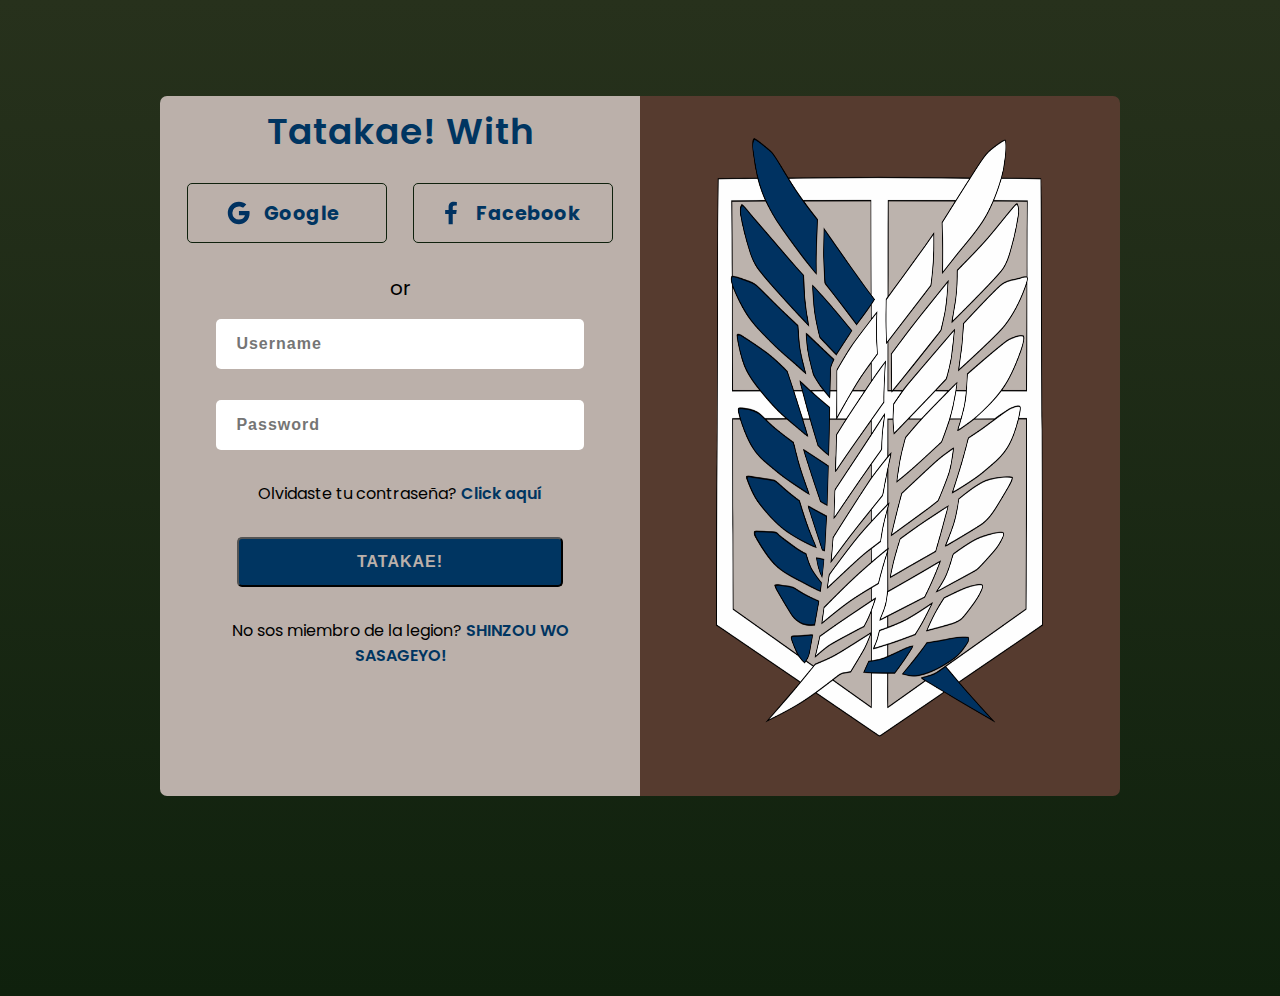
<file: HTML/LogIn.html>
<!DOCTYPE html>
<html lang="en">
<head>
    <meta charset="UTF-8">
    <meta http-equiv="X-UA-Compatible" content="IE=edge">
    <meta name="viewport" content="width=device-width, initial-scale=1.0">
    <link rel="stylesheet" href="../CSS/LogIn.css">
    <title>調査兵団 - Chōsa Heidan | Tatakae!</title>
</head>
<body>
    <div class="login-container">
        <div class="login-info-container">
            <h1 class="tittle">Tatakae! with</h1>
            <div class="social-login">
                <div class="social-login-element">
                    <img src="../ASSETS/google.svg" alt="google-image">
                    <span>Google</span>
                </div>
                <div class="social-login-element">
                    <img src="../ASSETS/facebook.svg" alt="facebook-image">
                    <span>Facebook</span>
                </div>
            </div>
            <p>or</p>
            <form class="inputs-container">
                <input class="input" type="text" placeholder="Username">
                <input class="input" type="password" placeholder="Password" required>
                <p>Olvidaste tu contraseña? <span class="span">Click aquí</span></p>
                <button class="btn">TATAKAE!</button>
                <p>No sos miembro de la legion?  <span class="span">SHINZOU WO SASAGEYO!</span></p>
            </form>
        </div>
        <img class="image-container" src="../ASSETS/Chōsa Heidan logo.png" alt="Chōsa-Heidan">
    </div>
</body>
</html>
</file>
<file: CSS/LogIn.css>
@import url('https://fonts.googleapis.com/css2?family=Poppins:wght@400;600;700&display=swap');

:root{
    --blue-wigs: hsl(207, 100%, 19%);
    --grey-: hsl(22, 11%, 70%);
    --green-: hsl(114, 42%, 9%);
    --brown-jacket: hsl(18, 29%, 26%);
}


*{
    margin: 0;
    padding: 0;
    box-sizing: border-box;
}


body{
    height: 100vh;
    font-family: 'Poppins', sans-serif;
    background-image: linear-gradient(to top, #0f210d 0%, #27311c 100%);
}

.login-container{
    height: 43.75em;
    width: 60em;
    margin: 6em auto;
    display: flex;
    justify-content: space-between;
    overflow: hidden;
    border-radius: 7px;
}

.login-info-container{
    width: 50%;
    display: flex;
    flex-direction: column;
    align-items: center;
    text-align: center;
    padding-top: 0.5rem;
    background-color: var(--grey-);
}

.image-container{
    width: 50%;
    padding: 2rem;
    background-color: var(--brown-jacket);

}

.tittle{
    text-transform: capitalize;
    font-size: 2.25rem;
    font-weight: 600;
    letter-spacing: 1px;
    color: var(--blue-wigs);
}

.social-login{
    width: 100%;
    margin-top: 1.5em;
    display: flex;
    justify-content: space-evenly;
}

.social-login-element{
    width: 12.5rem;
    height: 3.75rem;
    font-size: 1.2rem;
    font-weight: 700;
    color: var(--blue-wigs);
    letter-spacing: 0.5px;
    display: flex;
    justify-content: center;
    align-items: center;
    border-radius: 5px;
    border: 1px solid var(--green-);

}

.social-login-element img{
    width: 1.875rem;
    height: 1.875rem;
    position: relative;
    top: 0;
    left: -0.625rem;

}

.social-login-element:hover{
    background-color: var(--green-);
    color: var(--grey-);
    cursor: pointer;
}



.login-info-container > p{
    font-size: 1.25em;
    margin-top: 1.5em;

}

.inputs-container{
    height: 55%;
    width: 85%;
    display: flex;
    flex-direction: column;
    justify-content: space-around;
    align-items: center;
}

.input, .btn{
    width: 90%;
    height: 3.125rem;
    font-size: 1em;

}

.input{
    padding-left: 20px;
    border: none;
    border-radius: 5px;
    font-weight: 600;
    letter-spacing: 1px;
    

}

.input:hover{
    border: 2px solid var(--green-);
}


.btn{
    width: 80%;
    letter-spacing: 1px;
    text-transform: uppercase;
    color: var(--grey-);
    border-radius: 5px;
    background-color: var(--blue-wigs);
    font-weight: bold;
    cursor: pointer;
}

.btn:hover{
    background-color: var(--green-);
}

.span{
    color: var(--blue-wigs);
    font-weight: 600;
    cursor: pointer;
}



@media screen and (max-width:1000px ){
    .image-container{
        display: none;
    }

    .login-container{
        width: 70%;
        margin-top: 3rem;
    }

    .login-info-container{
        width: 100%;
    }
}

@media screen and (max-width: 650px){
    .login-container{
        width: 90%;
    }
}

@media screen and (max-width: 500px){
    .login-container{
        height: 90%;
    }

    .social-login{
        flex-direction: column;
        align-items: center;
        height: 30%;
    }
}
</file>
